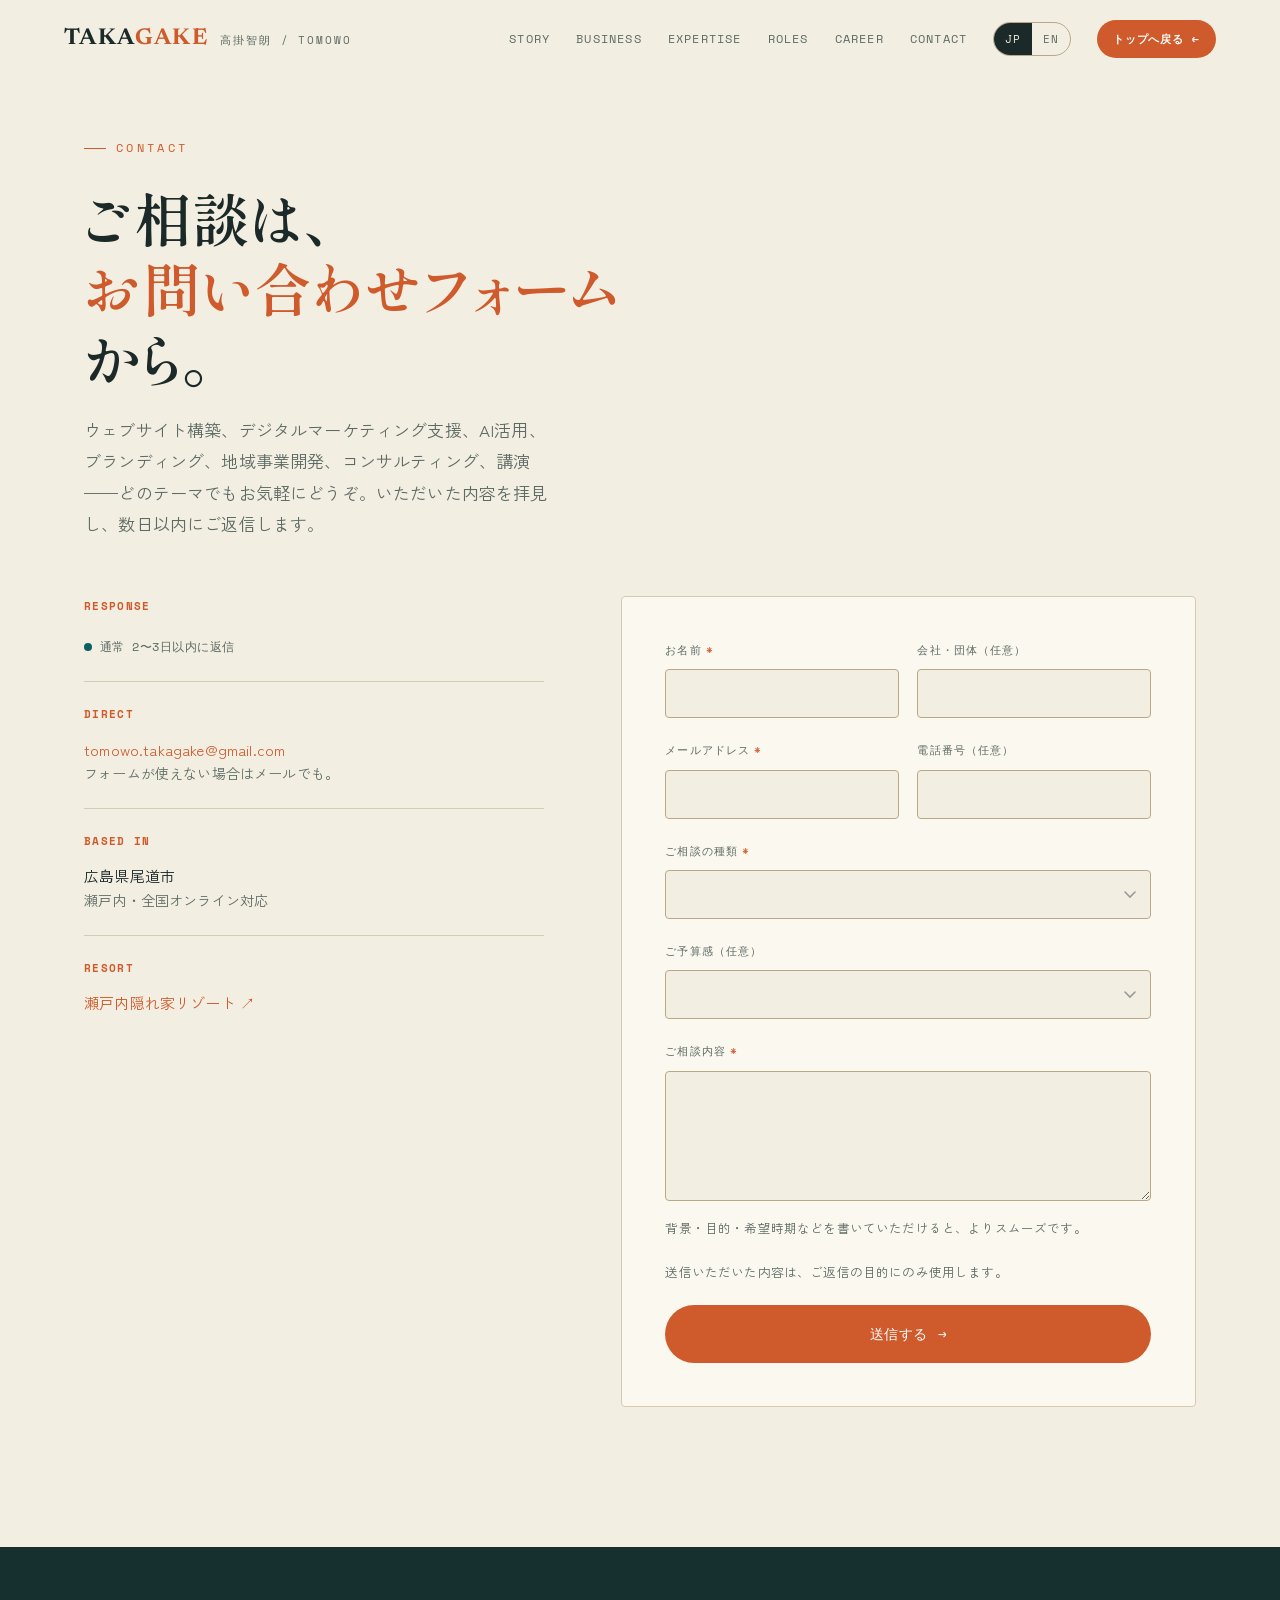
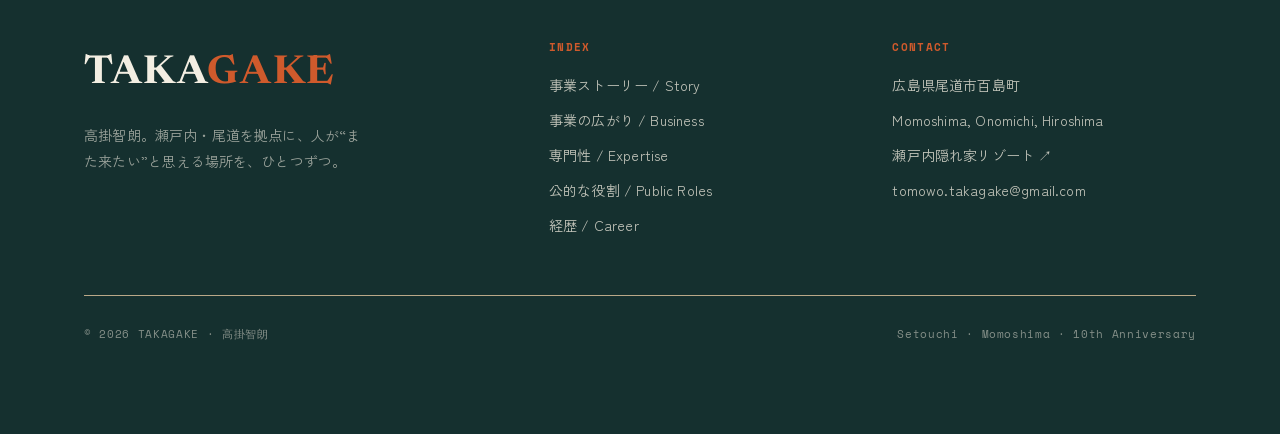
<file: contact.html>
<!DOCTYPE html>
<html lang="ja" data-theme="a" data-lang="jp">
<head>
<meta charset="UTF-8">
<meta name="viewport" content="width=device-width, initial-scale=1.0">

<!-- Google Tag Manager -->
<script>(function(w,d,s,l,i){w[l]=w[l]||[];w[l].push({'gtm.start':
new Date().getTime(),event:'gtm.js'});var f=d.getElementsByTagName(s)[0],
j=d.createElement(s),dl=l!='dataLayer'?'&l='+l:'';j.async=true;j.src=
'https://www.googletagmanager.com/gtm.js?id='+i+dl;f.parentNode.insertBefore(j,f);
})(window,document,'script','dataLayer','GTM-52GJ3D6');</script>
<!-- End Google Tag Manager -->

<!-- ============ SEO ============ -->
<title>お問い合わせ｜高掛智朗（TAKAGAKE）｜瀬戸内・尾道のデジタルマーケ & 地域事業</title>
<meta name="description" content="高掛智朗（TAKAGAKE）へのお問い合わせ。Webサイト構築、デジタルマーケティング支援、AI活用、ブランディング、地域事業開発、コンサルティング、講演のご相談はこちらのフォームから。瀬戸内・尾道を拠点に対応します。">
<meta name="robots" content="index, follow, max-image-preview:large">
<meta name="theme-color" content="#cf5a2c">
<link rel="canonical" href="https://takagake.github.io/tomowo/contact.html">

<meta property="og:type" content="website">
<meta property="og:site_name" content="TAKAGAKE — 高掛智朗">
<meta property="og:locale" content="ja_JP">
<meta property="og:title" content="お問い合わせ｜高掛智朗（TAKAGAKE）">
<meta property="og:description" content="Web構築・デジタルマーケ・AI活用・コンサル・講演のご相談はお問い合わせフォームから。">
<meta property="og:url" content="https://takagake.github.io/tomowo/contact.html">
<meta property="og:image" content="https://takagake.github.io/tomowo/images/og-tomowo.jpg">
<meta property="og:image:width" content="1200">
<meta property="og:image:height" content="800">
<meta property="og:image:alt" content="瀬戸内・百島のビーチでSUPと一緒に立つ高掛智朗 — TAKAGAKE">
<meta name="twitter:card" content="summary_large_image">
<meta name="twitter:image" content="https://takagake.github.io/tomowo/images/og-tomowo.jpg">

<link rel="preconnect" href="https://fonts.googleapis.com">
<link rel="preconnect" href="https://fonts.gstatic.com" crossorigin>
<link href="https://fonts.googleapis.com/css2?family=Newsreader:ital,opsz,wght@0,6..72,400;0,6..72,500;0,6..72,600;1,6..72,400&family=Schibsted+Grotesk:wght@400;500;600;700;800&family=Space+Grotesk:wght@400;500;600;700&family=Space+Mono:wght@400;700&family=Shippori+Mincho+B1:wght@500;600;700&family=Zen+Kaku+Gothic+New:wght@400;500;700;900&family=Noto+Sans+JP:wght@400;500;700&display=swap" rel="stylesheet">
<link rel="stylesheet" href="styles.css?v=15">

<!-- ============ STRUCTURED DATA ============ -->
<script type="application/ld+json">
{
  "@context": "https://schema.org",
  "@type": "ContactPage",
  "name": "お問い合わせ｜TAKAGAKE（高掛智朗）",
  "url": "https://takagake.github.io/tomowo/contact.html",
  "inLanguage": "ja",
  "isPartOf": { "@type": "WebSite", "name": "TAKAGAKE — 高掛智朗", "url": "https://takagake.github.io/tomowo/" },
  "about": {
    "@type": "Person",
    "name": "高掛智朗",
    "alternateName": "Takagake Tomowo",
    "email": "mailto:tomowo.takagake@gmail.com",
    "url": "https://takagake.github.io/tomowo/"
  }
}
</script>
</head>
<body>
<!-- Google Tag Manager (noscript) -->
<noscript><iframe src="https://www.googletagmanager.com/ns.html?id=GTM-52GJ3D6"
height="0" width="0" style="display:none;visibility:hidden"></iframe></noscript>
<!-- End Google Tag Manager (noscript) -->

<!-- ============ NAV ============ -->
<nav class="nav">
  <a class="brand" href="index.html">
    <span class="logo">TAKA<b>GAKE</b></span>
    <span class="role"><span class="l-jp">高掛智朗 / Tomowo</span><span class="l-en">Tomowo</span></span>
  </a>
  <div class="nav-right">
    <div class="nav-links">
      <a href="index.html#story">STORY</a>
      <a href="index.html#business">BUSINESS</a>
      <a href="index.html#expertise">EXPERTISE</a>
      <a href="index.html#roles">ROLES</a>
      <a href="index.html#career">CAREER</a>
      <a href="contact.html" aria-current="page">CONTACT</a>
    </div>
    <div class="lang-toggle">
      <button data-lang="jp">JP</button>
      <button data-lang="en">EN</button>
    </div>
    <a href="index.html" class="nav-cta">
      <span class="l-jp">トップへ戻る</span><span class="l-en">Back to home</span>
      <span class="arr">←</span>
    </a>
  </div>
</nav>

<!-- ============ DIRECTION SWITCHER ============ -->
<div class="switcher" role="group" aria-label="Design direction" style="display:none !important;">
  <span class="sw-label">Design</span>
  <button data-go="a"><span class="dot"></span><span class="sw-name">Setouchi</span></button>
  <button data-go="b"><span class="dot"></span><span class="sw-name">Deep</span></button>
  <button data-go="c"><span class="dot"></span><span class="sw-name">Index</span></button>
</div>

<!-- ============ CONTACT ============ -->
<main class="contact-main">
  <div class="wrap">
    <div class="contact-head">
      <div class="kicker">Contact</div>
      <h1>
        <span class="l-jp">ご相談は、<br><span class="accent">お問い合わせフォーム</span>から。</span>
        <span class="l-en">Let's talk —<br>through the <span class="accent">contact form</span>.</span>
      </h1>
      <p class="lead">
        <span class="l-jp">ウェブサイト構築、デジタルマーケティング支援、AI活用、ブランディング、地域事業開発、コンサルティング、講演——どのテーマでもお気軽にどうぞ。いただいた内容を拝見し、数日以内にご返信します。</span>
        <span class="l-en">Web builds, digital marketing, AI, branding, regional business development, consulting or talks — whatever the topic, feel free to reach out. I read every message and reply within a few days.</span>
      </p>
    </div>

    <div class="contact-grid">
      <!-- left rail -->
      <aside class="contact-aside">
        <div class="aside-block">
          <h4>Response</h4>
          <span class="resp"><span class="dot"></span><span class="l-jp">通常 2〜3日以内に返信</span><span class="l-en">Usually replies in 2–3 days</span></span>
        </div>
        <div class="aside-block">
          <h4>Direct</h4>
          <p><a href="mailto:tomowo.takagake@gmail.com">tomowo.takagake@gmail.com</a></p>
          <p class="muted"><span class="l-jp">フォームが使えない場合はメールでも。</span><span class="l-en">Prefer email? That works too.</span></p>
        </div>
        <div class="aside-block">
          <h4>Based in</h4>
          <p><span class="l-jp">広島県尾道市</span><span class="l-en">Onomichi, Hiroshima</span></p>
          <p class="muted"><span class="l-jp">瀬戸内・全国オンライン対応</span><span class="l-en">Setouchi · online nationwide</span></p>
        </div>
        <div class="aside-block">
          <h4>Resort</h4>
          <p><a href="https://setouchikakuregaresorts.jp/" target="_blank" rel="noopener">瀬戸内隠れ家リゾート ↗</a></p>
        </div>
      </aside>

      <!-- form -->
      <div class="form-card" id="formCard">
        <form class="contact-form" id="contactForm" novalidate>
          <!-- honeypot (anti-spam) -->
          <div class="honey" aria-hidden="true">
            <label>Leave this empty<input type="text" name="_honey" tabindex="-1" autocomplete="off"></label>
          </div>

          <div class="field-row">
            <div class="field" data-field>
              <label for="f-name"><span class="l-jp">お名前</span><span class="l-en">Name</span><span class="req">*</span></label>
              <input type="text" id="f-name" name="お名前" autocomplete="name" required>
              <div class="err-msg"><span class="l-jp">お名前をご入力ください</span><span class="l-en">Please enter your name</span></div>
            </div>
            <div class="field" data-field>
              <label for="f-company"><span class="l-jp">会社・団体（任意）</span><span class="l-en">Company (optional)</span></label>
              <input type="text" id="f-company" name="会社・団体" autocomplete="organization">
            </div>
          </div>

          <div class="field-row">
            <div class="field" data-field>
              <label for="f-email"><span class="l-jp">メールアドレス</span><span class="l-en">Email</span><span class="req">*</span></label>
              <input type="email" id="f-email" name="メールアドレス" autocomplete="email" required>
              <div class="err-msg"><span class="l-jp">正しいメールアドレスをご入力ください</span><span class="l-en">Please enter a valid email</span></div>
            </div>
            <div class="field" data-field>
              <label for="f-phone"><span class="l-jp">電話番号（任意）</span><span class="l-en">Phone (optional)</span></label>
              <input type="tel" id="f-phone" name="電話番号" autocomplete="tel">
            </div>
          </div>

          <div class="field" data-field>
            <label for="f-topic"><span class="l-jp">ご相談の種類</span><span class="l-en">Topic</span><span class="req">*</span></label>
            <select id="f-topic" name="ご相談の種類" required>
              <option value="" selected disabled hidden></option>
              <option>ウェブサイト構築</option>
              <option>デジタルマーケティング支援</option>
              <option>AI活用・業務効率化</option>
              <option>ブランディング・クリエイティブ</option>
              <option>地域事業開発・コンサルティング</option>
              <option>講演・登壇</option>
              <option>共同事業・パートナー</option>
              <option>その他</option>
            </select>
            <div class="err-msg"><span class="l-jp">種類をお選びください</span><span class="l-en">Please choose a topic</span></div>
          </div>

          <div class="field" data-field>
            <label for="f-budget"><span class="l-jp">ご予算感（任意）</span><span class="l-en">Budget (optional)</span></label>
            <select id="f-budget" name="ご予算感">
              <option value="" selected disabled hidden></option>
              <option>〜30万円</option>
              <option>30〜80万円</option>
              <option>80〜200万円</option>
              <option>200万円〜</option>
              <option>相談して決めたい</option>
            </select>
          </div>

          <div class="field" data-field>
            <label for="f-message"><span class="l-jp">ご相談内容</span><span class="l-en">Message</span><span class="req">*</span></label>
            <textarea id="f-message" name="ご相談内容" required placeholder=""></textarea>
            <div class="hint"><span class="l-jp">背景・目的・希望時期などを書いていただけると、よりスムーズです。</span><span class="l-en">Background, goals and timing help me reply faster.</span></div>
            <div class="err-msg"><span class="l-jp">ご相談内容をご入力ください</span><span class="l-en">Please enter your message</span></div>
          </div>

          <!-- FormSubmit config -->
          <input type="hidden" name="_subject" value="【TAKAGAKE】お問い合わせフォームより">
          <input type="hidden" name="_template" value="table">
          <input type="hidden" name="_captcha" value="false">

          <p class="form-consent">
            <span class="l-jp">送信いただいた内容は、ご返信の目的にのみ使用します。</span>
            <span class="l-en">Your details are used only to reply to your enquiry.</span>
          </p>

          <button type="submit" class="btn form-submit" id="submitBtn">
            <span class="btn-label"><span class="l-jp">送信する</span><span class="l-en">Send message</span></span>
            <span class="arr">→</span>
          </button>

          <div class="form-error" id="formError">
            <span>⚠️</span>
            <span>
              <span class="l-jp">送信に失敗しました。お手数ですが <a href="mailto:tomowo.takagake@gmail.com">メールで直接ご連絡</a> いただくか、時間をおいて再度お試しください。</span>
              <span class="l-en">Sending failed. Please <a href="mailto:tomowo.takagake@gmail.com">email me directly</a> or try again shortly.</span>
            </span>
          </div>
        </form>

        <!-- success state -->
        <div class="form-status">
          <div class="check">
            <svg viewBox="0 0 24 24" fill="none" stroke-width="2.4" stroke-linecap="round" stroke-linejoin="round"><path d="M20 6L9 17l-5-5"/></svg>
          </div>
          <h3><span class="l-jp">送信しました。ありがとうございます。</span><span class="l-en">Message sent. Thank you.</span></h3>
          <p><span class="l-jp">内容を確認のうえ、通常2〜3日以内にご返信します。<br>少々お待ちください。</span><span class="l-en">I'll review it and reply within 2–3 days.<br>Thanks for your patience.</span></p>
          <a href="index.html" class="btn ghost"><span class="l-jp">トップへ戻る</span><span class="l-en">Back to home</span></a>
        </div>
      </div>
    </div>
  </div>
</main>

<!-- ============ FOOTER ============ -->
<footer class="footer">
  <div class="wrap">
    <div class="footer-top">
      <div>
        <div class="logo">TAKA<b>GAKE</b></div>
        <p class="tagline">
          <span class="l-jp">高掛智朗。瀬戸内・尾道を拠点に、人が“また来たい”と思える場所を、ひとつずつ。</span>
          <span class="l-en">Takagake Tomowo — based in Onomichi by the Seto Inland Sea, making places people want to return to, one at a time.</span>
        </p>
      </div>
      <div class="col">
        <h4>Index</h4>
        <a href="index.html#story"><span class="l-jp">事業ストーリー / Story</span><span class="l-en">Story</span></a>
        <a href="index.html#business"><span class="l-jp">事業の広がり / Business</span><span class="l-en">Business</span></a>
        <a href="index.html#expertise"><span class="l-jp">専門性 / Expertise</span><span class="l-en">Expertise</span></a>
        <a href="index.html#roles"><span class="l-jp">公的な役割 / Public Roles</span><span class="l-en">Public Roles</span></a>
        <a href="index.html#career"><span class="l-jp">経歴 / Career</span><span class="l-en">Career</span></a>
      </div>
      <div class="col">
        <h4>Contact</h4>
        <p class="l-jp">広島県尾道市百島町</p>
        <p>Momoshima, Onomichi, Hiroshima</p>
        <a href="https://setouchikakuregaresorts.jp/" target="_blank" rel="noopener"><span class="l-jp">瀬戸内隠れ家リゾート ↗</span><span class="l-en">Setouchi Kakurega Resort ↗</span></a>
        <a href="mailto:tomowo.takagake@gmail.com">tomowo.takagake@gmail.com</a>
      </div>
    </div>
    <div class="footer-bottom">
      <span><span class="l-jp">© 2026 TAKAGAKE · 高掛智朗</span><span class="l-en">© 2026 TAKAGAKE · Takagake Tomowo</span></span>
      <span>Setouchi · Momoshima · 10th Anniversary</span>
    </div>
  </div>
</footer>

<script src="main.js?v=6"></script>
<script src="contact.js?v=1"></script>
</body>
</html>
</file>
<file: styles.css>
/* ============================================================
   TOMOWO — 高掛智朗 Landing Page
   Three design directions via [data-theme="a|b|c"]
   Bilingual JP/EN via [data-lang="jp|en"]
   ============================================================ */

/* ---------- Reset ---------- */
*, *::before, *::after { box-sizing: border-box; }
* { margin: 0; padding: 0; }
html { scroll-behavior: smooth; -webkit-text-size-adjust: 100%; }
body { min-height: 100vh; overflow-x: hidden; }
img { display: block; max-width: 100%; }
a { color: inherit; text-decoration: none; }
button { font: inherit; color: inherit; background: none; border: none; cursor: pointer; }
ul { list-style: none; }

/* ---------- Lang visibility ---------- */
html[data-lang="jp"] .l-en { display: none !important; }
html[data-lang="en"] .l-jp { display: none !important; }

/* ---------- EN mode: full-English promotions ---------- */
/* Hide decorative JP-only units & katakana readings when in English */
html[data-lang="en"] .stat .u { display: none; }
html[data-lang="en"] .biz-card .jp-name { display: none; }
/* Promote the existing English subtitle to primary for proper-noun rows */
html[data-lang="en"] .tl-main .co { display: none; }
html[data-lang="en"] .tl-main .co-en {
  font-family: var(--f-display); font-size: clamp(17px,2vw,21px);
  font-weight: 600; letter-spacing: 0; text-transform: none;
  color: inherit; margin-top: 0;
}
html[data-lang="en"][data-theme="c"] .tl-main .co-en { font-family: var(--f-space); }
html[data-lang="en"] .role-org { display: none; }
html[data-lang="en"] .role-org-en {
  font-family: var(--f-display); font-size: clamp(19px,2.3vw,25px);
  font-weight: 700; letter-spacing: .01em; text-transform: none;
  color: inherit; margin-bottom: 0;
}
html[data-lang="en"][data-theme="c"] .role-org-en { font-family: var(--f-space); }

/* ============================================================
   TOKENS
   ============================================================ */
:root {
  --maxw: 1240px;
  --pad: clamp(20px, 5vw, 80px);
  --space-mult: 1;
  --r: 4px;
  --ease: cubic-bezier(.22,.61,.36,1);

  /* fonts */
  --f-serif: "Newsreader", Georgia, serif;
  --f-grotesk: "Schibsted Grotesk", "Helvetica Neue", Arial, sans-serif;
  --f-space: "Space Grotesk", "Helvetica Neue", Arial, sans-serif;
  --f-jp-mincho: "Shippori Mincho B1", "Yu Mincho", serif;
  --f-jp-gothic: "Zen Kaku Gothic New", "Hiragino Kaku Gothic ProN", sans-serif;
  --f-mono: "Space Mono", "SFMono-Regular", monospace;
}

/* ---------- Theme A — SETOUCHI (editorial light) ---------- */
[data-theme="a"] {
  --bg: #f3eee2;
  --bg-2: #eae0cd;
  --bg-dark: #15302f;
  --surface: #fbf8f0;
  --ink: #1b2a29;
  --ink-2: #5d6b64;
  --ink-on-dark: #f3eee2;
  --line: #d7cab2;
  --line-strong: #b9a888;
  --accent: #cf5a2c;
  --accent-2: #0e5f63;
  --f-display: var(--f-serif);
  --f-jp-display: var(--f-jp-mincho);
  --f-body: var(--f-jp-gothic);
  --kicker-spacing: .28em;
  --h-weight: 500;
  --h-transform: none;
}

/* ---------- Theme B — DEEP (dark cinematic) ---------- */
[data-theme="b"] {
  --bg: #0a1f24;
  --bg-2: #0e2a30;
  --bg-dark: #061418;
  --surface: #11353c;
  --ink: #ece4d4;
  --ink-2: #9bb0ac;
  --ink-on-dark: #ece4d4;
  --line: rgba(236,228,212,.16);
  --line-strong: rgba(236,228,212,.34);
  --accent: #ee7c45;
  --accent-2: #58bcb1;
  --f-display: var(--f-grotesk);
  --f-jp-display: var(--f-jp-gothic);
  --f-body: var(--f-jp-gothic);
  --kicker-spacing: .34em;
  --h-weight: 700;
  --h-transform: none;
}

/* dark sections in theme C need light borders */
[data-theme="c"] .story, [data-theme="c"] .impact, [data-theme="c"] .footer {
  --line: rgba(246,244,236,.16);
  --line-strong: rgba(246,244,236,.36);
}

/* ---------- Theme C — INDEX (bold swiss) ---------- */
[data-theme="c"] {
  --bg: #f6f4ec;
  --bg-2: #eceadf;
  --bg-dark: #15140f;
  --surface: #ffffff;
  --ink: #141310;
  --ink-2: #6a685f;
  --ink-on-dark: #f6f4ec;
  --line: #1a1916;
  --line-strong: #1a1916;
  --accent: #ff4d23;
  --accent-2: #141310;
  --f-display: var(--f-space);
  --f-jp-display: var(--f-jp-gothic);
  --f-body: var(--f-jp-gothic);
  --kicker-spacing: .26em;
  --h-weight: 700;
  --h-transform: none;
}

/* ============================================================
   BASE
   ============================================================ */
body {
  background: var(--bg);
  color: var(--ink);
  font-family: var(--f-body);
  font-size: 17px;
  line-height: 1.85;
  letter-spacing: .01em;
  font-feature-settings: "palt" 1;
  transition: background .5s var(--ease), color .5s var(--ease);
}

noscript { display: none !important; }
.wrap { max-width: var(--maxw); margin: 0 auto; padding-inline: var(--pad); }

section { position: relative; }
.section { padding-block: calc(clamp(72px, 11vw, 150px) * var(--space-mult)); }

/* ---------- Kicker / eyebrow ---------- */
.kicker {
  font-family: var(--f-mono);
  font-size: 12px;
  letter-spacing: var(--kicker-spacing);
  text-transform: uppercase;
  color: var(--accent);
  display: inline-flex;
  align-items: center;
  gap: 10px;
  font-weight: 400;
}
.kicker::before {
  content: "";
  width: 22px; height: 1px;
  background: var(--accent);
  display: inline-block;
}
[data-theme="c"] .kicker { color: var(--ink); }
[data-theme="c"] .kicker::before { background: var(--accent); width: 14px; height: 14px; border-radius: 0; }

/* ---------- Headings ---------- */
.h-en {
  font-family: var(--f-display);
  font-weight: var(--h-weight);
  line-height: .98;
  letter-spacing: -0.02em;
  text-transform: var(--h-transform);
}
.h-jp {
  font-family: var(--f-jp-display);
  font-weight: 600;
  line-height: 1.32;
  letter-spacing: .02em;
}
[data-theme="a"] .h-jp { font-weight: 600; }
[data-theme="b"] .h-jp { font-weight: 700; }
[data-theme="c"] .h-jp { font-weight: 700; }

.section-head { margin-bottom: clamp(36px, 6vw, 64px); }
.section-head .kicker { margin-bottom: 22px; }
.section-head h2.h-jp { font-size: clamp(28px, 4.4vw, 50px); }
.section-head .sub-en {
  font-family: var(--f-display);
  font-size: clamp(15px, 2vw, 19px);
  color: var(--ink-2);
  letter-spacing: 0;
  margin-top: 10px;
  font-weight: 400;
}
[data-theme="c"] .section-head .sub-en { font-family: var(--f-mono); font-size: 13px; text-transform: uppercase; letter-spacing: .12em; }

.lead { font-size: clamp(17px, 2vw, 20px); color: var(--ink); max-width: 62ch; }
.muted { color: var(--ink-2); }

/* ============================================================
   NAV
   ============================================================ */
.nav {
  position: fixed; top: 0; left: 0; right: 0; z-index: 100;
  display: flex; align-items: center; justify-content: space-between;
  padding: 18px var(--pad);
  transition: background .4s var(--ease), border-color .4s var(--ease), padding .4s var(--ease);
  border-bottom: 1px solid transparent;
}
.nav.scrolled {
  background: color-mix(in oklab, var(--bg) 86%, transparent);
  backdrop-filter: blur(14px) saturate(1.2);
  border-bottom: 1px solid var(--line);
  padding-block: 12px;
}
.brand { display: flex; align-items: baseline; gap: 12px; color: inherit; text-decoration: none; }
.brand .logo {
  font-family: var(--f-display);
  font-weight: 700;
  font-size: 23px;
  letter-spacing: .06em;
  color: var(--ink);
}
[data-theme="c"] .brand .logo { font-family: var(--f-space); }
.brand .logo b { color: var(--accent); }
.brand .role {
  font-family: var(--f-mono);
  font-size: 10.5px; letter-spacing: .18em; text-transform: uppercase;
  color: var(--ink-2);
}
.nav-right { display: flex; align-items: center; gap: 26px; }
.nav-links { display: flex; gap: 26px; }
.nav-links a {
  font-family: var(--f-mono); font-size: 12px; letter-spacing: .1em;
  text-transform: uppercase; color: var(--ink-2);
  transition: color .25s;
}
.nav-links a:hover { color: var(--accent); }
.lang-toggle {
  display: flex; border: 1px solid var(--line-strong); border-radius: 100px; overflow: hidden;
}
.lang-toggle button {
  font-family: var(--f-mono); font-size: 11px; letter-spacing: .08em;
  padding: 6px 11px; color: var(--ink-2);
}
.lang-toggle button.active { background: var(--ink); color: var(--bg); }
[data-theme="c"] .lang-toggle { border-radius: 0; }

.nav-cta {
  display: inline-flex; align-items: center; gap: 8px;
  font-family: var(--f-mono); font-size: 11px; letter-spacing: .08em;
  text-transform: uppercase; font-weight: 600;
  padding: 9px 16px; border-radius: 100px;
  background: var(--accent); color: #fff;
  white-space: nowrap; transition: transform .25s, opacity .25s, background .25s;
}
.nav-cta:hover { opacity: .9; transform: translateY(-1px); }
.nav-cta .arr { transition: transform .25s; }
.nav-cta:hover .arr { transform: translateX(3px); }
[data-theme="c"] .nav-cta { border-radius: 0; }
.mobile-cta { display: none; }

@media (max-width: 880px) {
  .nav-links { display: none; }
  /* Hide the in-nav CTA and hand off to a body-level floating button, so it can't
     be trapped by the scrolled nav's backdrop-filter containing block */
  .nav-cta { display: none; }
  .mobile-cta {
    display: inline-flex; align-items: center; gap: 8px;
    position: fixed; right: 16px; bottom: 16px; z-index: 130;
    font-family: var(--f-mono); font-size: 12px; letter-spacing: .08em;
    text-transform: uppercase; font-weight: 600; white-space: nowrap;
    padding: 14px 22px; border-radius: 100px; text-decoration: none;
    background: var(--accent); color: #fff;
    box-shadow: 0 10px 26px rgba(20,17,13,.30);
    transition: transform .25s;
  }
  [data-theme="c"] .mobile-cta { border-radius: 0; }
  .mobile-cta .arr { transition: transform .25s; }
  .mobile-cta:hover { transform: translateY(-2px); }
}
@media (max-width: 420px) {
  /* iPhone widths: keep the "高掛智朗 / Tomowo" subtitle visible, near full size */
  .nav { padding-inline: 16px; }
  .brand { gap: 9px; }
  .brand .logo { font-size: 21px; letter-spacing: .05em; }
  .brand .role { font-size: 10px; letter-spacing: .14em; white-space: nowrap; }
}
@media (max-width: 380px) {
  .brand { gap: 8px; }
  .brand .logo { font-size: 19px; }
  .brand .role { font-size: 9px; letter-spacing: .1em; }
}
@media (max-width: 340px) {
  .brand .logo { font-size: 16.5px; }
  .brand .role { font-size: 8px; letter-spacing: .06em; }
}

/* ============================================================
   DIRECTION SWITCHER (floating)
   ============================================================ */
.switcher {
  display: none !important;
  position: fixed; z-index: 120;
  bottom: 22px; left: 50%; transform: translateX(-50%);
  align-items: center; gap: 4px;
  padding: 7px 8px;
  background: #14110d; color: #f3eee2;
  border-radius: 100px;
  box-shadow: 0 18px 50px rgba(0,0,0,.32);
  font-family: var(--f-mono);
}
.switcher .sw-label { font-size: 10px; letter-spacing: .14em; text-transform: uppercase; opacity: .55; padding: 0 8px 0 6px; }
.switcher button {
  font-size: 12px; letter-spacing: .04em;
  color: #cfc7b6; padding: 7px 15px; border-radius: 100px;
  display: flex; align-items: center; gap: 7px;
  transition: background .25s, color .25s;
}
.switcher button .dot { width: 9px; height: 9px; border-radius: 50%; display: inline-block; }
.switcher button[data-go="a"] .dot { background: #cf5a2c; }
.switcher button[data-go="b"] .dot { background: #58bcb1; }
.switcher button[data-go="c"] .dot { background: #ff4d23; }
.switcher button.active { background: #f3eee2; color: #14110d; }
@media (max-width: 560px) { .switcher .sw-name { display: none; } .switcher button { padding: 8px 12px; } }

/* ============================================================
   BUTTONS
   ============================================================ */
.btn {
  display: inline-flex; align-items: center; gap: 10px;
  font-family: var(--f-mono); font-size: 13px; letter-spacing: .04em;
  padding: 15px 26px; border-radius: 100px;
  background: var(--accent); color: #fff;
  transition: transform .25s var(--ease), box-shadow .25s, background .25s;
  white-space: nowrap;
}
.btn:hover { transform: translateY(-2px); box-shadow: 0 14px 30px color-mix(in oklab, var(--accent) 40%, transparent); }
.btn .arr { transition: transform .25s var(--ease); }
.btn:hover .arr { transform: translateX(4px); }
.btn.ghost { background: transparent; color: var(--ink); border: 1px solid var(--line-strong); }
.btn.ghost:hover { background: var(--ink); color: var(--bg); box-shadow: none; }
[data-theme="c"] .btn { border-radius: 0; }
[data-theme="c"] .btn.ghost { border-radius: 0; }

/* ============================================================
   HERO
   ============================================================ */
.hero { position: relative; padding-top: calc(clamp(120px, 16vw, 180px) * var(--space-mult)); padding-bottom: calc(clamp(60px, 9vw, 110px) * var(--space-mult)); overflow: hidden; }
.hero-grid {
  display: grid; grid-template-columns: 1.05fr .95fr; gap: clamp(28px, 5vw, 70px); align-items: center;
}
.hero-kicker { margin-bottom: 26px; }
.hero h1.h-jp {
  font-size: clamp(32px, 5vw, 58px);
  line-height: 1.18;
  letter-spacing: .01em;
  margin-bottom: 26px;
}
.hero h1 .accent { color: var(--accent); }
[data-theme="a"] .hero h1.h-jp { font-weight: 600; }
.hero .hero-en {
  font-family: var(--f-display);
  font-size: clamp(15px, 2vw, 19px);
  font-weight: 400; line-height: 1.5; color: var(--ink-2);
  max-width: 46ch; margin-bottom: 16px; letter-spacing: 0;
}
[data-theme="c"] .hero .hero-en { font-family: var(--f-mono); font-size: 13px; letter-spacing: .04em; }
.hero .hero-sub { font-size: 16px; color: var(--ink); max-width: 42ch; margin-bottom: 34px; }
.hero-cta { display: flex; gap: 14px; flex-wrap: wrap; }

.hero-figure { position: relative; }
.hero-figure .photo {
  position: relative; aspect-ratio: 4/5; overflow: hidden; border-radius: var(--r);
  background-size: cover; background-position: center;
}
.hero-figure img { width: 100%; height: 100%; object-fit: cover; }
.hero-figure .cap {
  position: absolute; left: 16px; bottom: 16px;
  font-family: var(--f-mono); font-size: 11px; letter-spacing: .08em;
  color: #fff; background: rgba(0,0,0,.42); backdrop-filter: blur(4px);
  padding: 7px 12px; border-radius: 100px;
}
[data-theme="c"] .hero-figure .photo { border-radius: 0; border: 1.5px solid var(--ink); }
[data-theme="c"] .hero-figure .cap { border-radius: 0; }
[data-theme="b"] .hero-figure .photo { box-shadow: 0 30px 70px rgba(0,0,0,.5); }
[data-theme="a"] .hero-figure .photo { box-shadow: 0 24px 60px rgba(40,30,15,.18); }

.hero-figure .badge {
  position: absolute; top: -18px; right: -18px;
  width: 116px; height: 116px; border-radius: 50%;
  background: var(--accent); color: #fff;
  display: grid; place-items: center; text-align: center;
  font-family: var(--f-mono); font-size: 10px; letter-spacing: .1em; line-height: 1.5;
  text-transform: uppercase; transform: rotate(-8deg);
  box-shadow: 0 12px 30px color-mix(in oklab, var(--accent) 40%, transparent);
}
[data-theme="c"] .hero-figure .badge { border-radius: 0; }

@media (max-width: 860px) {
  .hero-grid { grid-template-columns: 1fr; }
  .hero-figure { order: -1; max-width: 440px; }
}

/* ============================================================
   MARQUEE (company strip)
   ============================================================ */
.marquee { border-block: 1px solid var(--line); overflow: hidden; padding-block: 22px; background: var(--bg); }
.marquee-track { display: flex; gap: 56px; width: max-content; animation: slide 32s linear infinite; }
.marquee:hover .marquee-track { animation-play-state: paused; }
.marquee span { font-family: var(--f-display); font-size: 19px; color: var(--ink-2); letter-spacing: .02em; white-space: nowrap; opacity: .8; }
[data-theme="c"] .marquee span { font-family: var(--f-space); font-weight: 500; }
.marquee span b { color: var(--accent); font-weight: inherit; }
@keyframes slide { to { transform: translateX(-50%); } }

/* ============================================================
   STATS
   ============================================================ */
.stats { background: var(--bg-2); }
[data-theme="b"] .stats { background: var(--bg-2); }
.stats-grid { display: grid; grid-template-columns: repeat(3, 1fr); gap: 1px; background: var(--line); border: 1px solid var(--line); }
.stat { background: var(--bg-2); padding: clamp(26px, 4vw, 46px) clamp(20px,3vw,38px); }
[data-theme="b"] .stat { background: var(--bg); }
.stat .num {
  font-family: var(--f-display); font-weight: 600;
  font-size: clamp(40px, 6vw, 68px); line-height: 1; letter-spacing: -.02em;
  color: var(--ink); display: flex; align-items: baseline; gap: 4px;
}
.stat .num .u { font-size: .42em; color: var(--accent); font-family: var(--f-mono); letter-spacing: 0; }
.stat .lab { margin-top: 14px; font-size: 14px; color: var(--ink-2); }
.stat .lab-en { font-family: var(--f-mono); font-size: 10.5px; letter-spacing: .12em; text-transform: uppercase; color: var(--accent); margin-top: 4px; }
@media (max-width: 720px) { .stats-grid { grid-template-columns: repeat(2,1fr); } }

/* ============================================================
   STORY
   ============================================================ */
.story { background: var(--bg-dark); color: var(--ink-on-dark); }
.story .kicker { color: var(--accent); }
.story .quote {
  font-family: var(--f-jp-display); font-weight: 600;
  font-size: clamp(24px, 3.6vw, 42px); line-height: 1.5; letter-spacing: .02em;
  max-width: 22ch; margin-bottom: 40px;
}
[data-theme="a"] .story .quote { font-family: var(--f-jp-mincho); }
.story .quote .accent { color: var(--accent); }
.story-body { display: grid; grid-template-columns: 1fr 1fr; gap: clamp(30px,5vw,70px); align-items: start; }
.story-body p { color: color-mix(in oklab, var(--ink-on-dark) 82%, transparent); margin-bottom: 18px; }
.story-en { font-family: var(--f-display); font-size: 15px; line-height: 1.7; color: color-mix(in oklab, var(--ink-on-dark) 60%, transparent); letter-spacing: 0; }
[data-theme="c"] .story-en { font-family: var(--f-mono); font-size: 12.5px; }

/* mini timeline inside story */
.mini-tl { display: grid; gap: 0; }
.mini-tl .row {
  display: grid; grid-template-columns: 88px 1fr; gap: 18px;
  padding: 18px 0; border-top: 1px solid var(--line-strong);
}
.mini-tl .row:last-child { border-bottom: 1px solid var(--line-strong); }
.mini-tl .yr { font-family: var(--f-mono); font-size: 14px; color: var(--accent-2); letter-spacing: .04em; }
.mini-tl .ev .t { font-weight: 600; }
.mini-tl .ev .d { font-size: 13.5px; color: color-mix(in oklab, var(--ink-on-dark) 60%, transparent); }
@media (max-width: 760px) { .story-body { grid-template-columns: 1fr; } }

/* ============================================================
   BUSINESS PORTFOLIO
   ============================================================ */
.biz-grid { display: grid; grid-template-columns: repeat(3, 1fr); gap: 22px; }
.biz-card {
  background: var(--surface); border: 1px solid var(--line); border-radius: var(--r);
  overflow: hidden; display: flex; flex-direction: column;
  transition: transform .35s var(--ease), box-shadow .35s;
}
.biz-card:hover { transform: translateY(-5px); box-shadow: 0 22px 50px rgba(20,15,5,.12); }
[data-theme="b"] .biz-card:hover { box-shadow: 0 22px 50px rgba(0,0,0,.45); }
[data-theme="c"] .biz-card { border-radius: 0; border-width: 1.5px; }
[data-theme="c"] .biz-card:hover { transform: translateY(-5px); box-shadow: 8px 8px 0 var(--accent); }
.biz-card .ph { aspect-ratio: 16/11; }
.biz-card .card-img { aspect-ratio: 16/11; overflow: hidden; background: var(--bg-2); }
.biz-card .card-img img { width: 100%; height: 100%; object-fit: cover; transition: transform .7s var(--ease); }
.biz-card:hover .card-img img { transform: scale(1.05); }
.biz-card .body { padding: 22px 22px 26px; display: flex; flex-direction: column; gap: 8px; flex: 1; }
.biz-card .tag { font-family: var(--f-mono); font-size: 10.5px; letter-spacing: .12em; text-transform: uppercase; color: var(--accent); }
.biz-card h3 { font-family: var(--f-display); font-size: 24px; font-weight: 600; letter-spacing: .01em; }
[data-theme="c"] .biz-card h3 { font-family: var(--f-space); }
.biz-card .jp-name { font-family: var(--f-jp-display); font-size: 14px; color: var(--ink-2); margin-top: -4px; }
.biz-card p { font-size: 14px; color: var(--ink-2); line-height: 1.7; }
.biz-card .yr { margin-top: auto; font-family: var(--f-mono); font-size: 11px; color: var(--ink-2); letter-spacing: .08em; padding-top: 8px; }
@media (max-width: 920px) { .biz-grid { grid-template-columns: repeat(2,1fr); } }
@media (max-width: 580px) { .biz-grid { grid-template-columns: 1fr; } }

/* ============================================================
   PHOTO PLACEHOLDER
   ============================================================ */
.ph {
  position: relative; overflow: hidden;
  background:
    repeating-linear-gradient(135deg, color-mix(in oklab, var(--accent) 7%, var(--bg-2)) 0 14px, color-mix(in oklab, var(--accent) 4%, var(--bg-2)) 14px 28px);
  display: grid; place-items: center;
}
[data-theme="b"] .ph { background: repeating-linear-gradient(135deg, #123a40 0 14px, #0f3036 14px 28px); }
.ph .ph-inner { text-align: center; padding: 16px; }
.ph .ph-ic { width: 34px; height: 34px; margin: 0 auto 10px; opacity: .5; color: var(--accent); }
.ph .ph-t { font-family: var(--f-mono); font-size: 11px; letter-spacing: .1em; text-transform: uppercase; color: var(--ink-2); }
.ph .ph-s { font-family: var(--f-jp-display); font-size: 13px; color: var(--ink-2); margin-top: 3px; }
[data-theme="b"] .ph .ph-t, [data-theme="b"] .ph .ph-s { color: #8fa6a2; }

/* ============================================================
   EXPERTISE
   ============================================================ */
.exp-grid { display: grid; grid-template-columns: repeat(3,1fr); gap: 1px; background: var(--line); border: 1px solid var(--line); }
.exp { background: var(--bg); padding: clamp(28px,3.5vw,42px); display: flex; flex-direction: column; gap: 14px; }
.exp .no { font-family: var(--f-mono); font-size: 12px; color: var(--accent); letter-spacing: .1em; }
.exp h3 { font-family: var(--f-jp-display); font-size: clamp(20px,2.4vw,26px); font-weight: 600; line-height: 1.4; }
.exp .h3en { font-family: var(--f-display); font-size: 14px; color: var(--ink-2); letter-spacing: 0; margin-top: -8px; }
[data-theme="c"] .exp .h3en { font-family: var(--f-mono); font-size: 11px; letter-spacing: .1em; text-transform: uppercase; }
.exp p { font-size: 14.5px; color: var(--ink-2); }
.exp .now { color: var(--ink); border-top: 1px solid var(--line); padding-top: 15px; margin-top: 2px; }
.exp .now .now-k { display: block; font-family: var(--f-mono); font-size: 10.5px; letter-spacing: .12em; text-transform: uppercase; color: var(--accent); margin-bottom: 6px; }
.exp .chips { display: flex; flex-wrap: wrap; gap: 7px; margin-top: 4px; }
.exp .chips > span { font-family: var(--f-mono); font-size: 10.5px; letter-spacing: .04em; color: var(--ink); border: 1px solid var(--line-strong); padding: 4px 10px; border-radius: 100px; }
[data-theme="c"] .exp .chips > span { border-radius: 0; }
@media (max-width: 880px) { .exp-grid { grid-template-columns: 1fr; } }

/* ============================================================
   TIMELINE (career)
   ============================================================ */
.timeline { background: var(--bg-2); }
[data-theme="b"] .timeline { background: var(--bg-2); }
.tl { border-top: 1px solid var(--line-strong); }
.tl-row {
  display: grid; grid-template-columns: 120px 1fr auto; gap: clamp(16px,3vw,44px);
  padding: clamp(20px,2.6vw,32px) 6px; border-bottom: 1px solid var(--line);
  align-items: baseline; transition: background .3s, padding-left .3s;
}
.tl-row:hover { background: color-mix(in oklab, var(--accent) 7%, transparent); padding-left: 16px; }
.tl-yr { font-family: var(--f-display); font-size: clamp(20px,2.4vw,28px); font-weight: 600; color: var(--accent); letter-spacing: 0; }
.tl-main .co { font-family: var(--f-jp-display); font-weight: 600; font-size: clamp(17px,2vw,21px); }
.tl-main .co-en { font-family: var(--f-mono); font-size: 10.5px; letter-spacing: .1em; text-transform: uppercase; color: var(--ink-2); margin-top: 2px; }
.tl-main .desc { font-size: 14px; color: var(--ink-2); margin-top: 8px; max-width: 60ch; }
.tl-flag {
  font-family: var(--f-mono); font-size: 10.5px; letter-spacing: .06em;
  color: var(--accent); border: 1px solid var(--accent); padding: 5px 11px; border-radius: 100px;
  white-space: nowrap; text-align: center;
}
[data-theme="c"] .tl-flag { border-radius: 0; }
@media (max-width: 760px) {
  .tl-row { grid-template-columns: 76px 1fr; }
  .tl-flag { grid-column: 2; justify-self: start; margin-top: 8px; }
}

/* Collapsible career timeline (progressive enhancement) */
.tl-more { display: none; justify-content: center; margin-top: clamp(22px,3vw,34px); }
.js .tl-more { display: flex; }
.tl-toggle {
  display: inline-flex; align-items: center; gap: 10px; cursor: pointer;
  font-family: var(--f-mono); font-size: 12px; letter-spacing: .08em; text-transform: uppercase;
  color: var(--ink); background: transparent; border: 1px solid var(--line-strong);
  padding: 13px 26px; border-radius: 100px;
  transition: background .25s, color .25s, border-color .25s;
}
.tl-toggle:hover { background: var(--ink); color: var(--bg); border-color: var(--ink); }
[data-theme="c"] .tl-toggle { border-radius: 0; }
.tl-toggle .tl-ico { font-family: var(--f-display); font-size: 15px; line-height: 1; transition: transform .3s var(--ease); }
.tl-toggle[aria-expanded="true"] .tl-ico { transform: rotate(45deg); }
.tl-toggle .tl-less-label { display: none; }
.tl-toggle[aria-expanded="true"] .tl-more-label { display: none; }
.tl-toggle[aria-expanded="true"] .tl-less-label { display: inline; }
.js .tl.is-collapsed .tl-row:nth-child(n+6) { display: none; }

/* ============================================================
   IMPACT
   ============================================================ */
.impact { background: var(--bg-dark); color: var(--ink-on-dark); }
.impact .kicker { color: var(--accent); }
.impact-head h2 { font-family: var(--f-jp-display); font-size: clamp(26px,4vw,46px); font-weight: 600; line-height: 1.4; max-width: 20ch; }
.impact-grid { display: grid; grid-template-columns: repeat(3,1fr); gap: 22px; margin-top: clamp(36px,5vw,60px); }
.impact-card { border: 1px solid var(--line-strong); border-radius: var(--r); padding: clamp(24px,3vw,34px); }
[data-theme="c"] .impact-card { border-radius: 0; }
.impact-card .ar { font-family: var(--f-mono); font-size: 12px; color: var(--accent-2); letter-spacing: .04em; margin-bottom: 18px; display: flex; gap: 10px; align-items: center; }
.impact-card .ar::before { content: ""; width: 26px; height: 1px; background: var(--accent-2); }
.impact-card .from { font-size: 14px; color: color-mix(in oklab, var(--ink-on-dark) 55%, transparent); }
.impact-card .to { font-family: var(--f-jp-display); font-weight: 600; font-size: 19px; margin-top: 6px; line-height: 1.5; }
@media (max-width: 820px) { .impact-grid { grid-template-columns: 1fr; } }

/* ============================================================
   PUBLIC ROLES / AUTHORITY
   ============================================================ */
.roles { background: var(--bg-2); }
.roles-grid { display: grid; grid-template-columns: 1fr 1fr; gap: 22px; }
.role-card {
  display: grid; grid-template-columns: auto 1fr; gap: clamp(18px,2.4vw,28px);
  background: var(--surface); border: 1px solid var(--line); border-radius: var(--r);
  padding: clamp(26px,3.4vw,40px);
  transition: transform .35s var(--ease), box-shadow .35s;
}
.role-card:hover { transform: translateY(-4px); box-shadow: 0 20px 46px rgba(20,15,5,.12); }
[data-theme="b"] .role-card:hover { box-shadow: 0 20px 46px rgba(0,0,0,.45); }
[data-theme="c"] .role-card { border-radius: 0; border-width: 1.5px; }
[data-theme="c"] .role-card:hover { transform: translateY(-4px); box-shadow: 8px 8px 0 var(--accent); }
.role-emblem {
  width: 58px; height: 58px; border-radius: 50%;
  border: 1.5px solid var(--accent); color: var(--accent);
  display: grid; place-items: center;
  font-family: var(--f-jp-display); font-weight: 700; font-size: 24px;
  flex-shrink: 0;
}
[data-theme="c"] .role-emblem { border-radius: 0; }
.role-org-en { font-family: var(--f-mono); font-size: 11px; letter-spacing: .1em; text-transform: uppercase; color: var(--ink-2); margin-bottom: 6px; }
.role-org { font-family: var(--f-jp-display); font-weight: 700; font-size: clamp(19px,2.3vw,25px); line-height: 1.3; letter-spacing: .01em; }
.role-pill {
  display: inline-block; margin: 12px 0 14px;
  font-family: var(--f-mono); font-size: 11.5px; letter-spacing: .03em;
  color: var(--accent); border: 1px solid color-mix(in oklab, var(--accent) 50%, transparent);
  padding: 6px 13px; border-radius: 100px;
}
[data-theme="c"] .role-pill { border-radius: 0; }
.role-card p { font-size: 14.5px; color: var(--ink-2); line-height: 1.75; }
.role-tag { margin-top: 16px; font-family: var(--f-mono); font-size: 10.5px; letter-spacing: .08em; color: var(--ink-2); padding-top: 14px; border-top: 1px solid var(--line); }
.role-link { display: inline-flex; align-items: center; gap: 6px; margin-top: 14px; font-family: var(--f-mono); font-size: 12px; letter-spacing: .04em; color: var(--accent); transition: gap .25s; }
.role-link:hover { gap: 11px; }
@media (max-width: 820px) {
  .roles-grid { grid-template-columns: 1fr; }
}
@media (max-width: 480px) {
  .role-card { grid-template-columns: 1fr; }
}

/* ============================================================
   RECOGNITION
   ============================================================ */
.rec-grid { display: grid; grid-template-columns: 1.1fr 1fr; gap: clamp(28px,5vw,64px); align-items: center; }
.rec-list { display: grid; gap: 0; }
.rec-item { display: grid; grid-template-columns: auto 1fr; gap: 18px; padding: 22px 0; border-top: 1px solid var(--line); align-items: start; }
.rec-item:last-child { border-bottom: 1px solid var(--line); }
.rec-item .mk { font-family: var(--f-display); font-weight: 600; font-size: 22px; color: var(--accent); line-height: 1; min-width: 40px; }
.rec-item .tx .t { font-family: var(--f-jp-display); font-weight: 600; font-size: 16px; }
.rec-item .tx .s { font-size: 13px; color: var(--ink-2); margin-top: 3px; }
.rec-photo { aspect-ratio: 4/5; border-radius: var(--r); overflow: hidden; background: var(--bg-2); }
.rec-photo img { width: 100%; height: 100%; object-fit: cover; }
[data-theme="c"] .rec-photo { border-radius: 0; border: 1.5px solid var(--ink); }
@media (max-width: 820px) { .rec-grid { grid-template-columns: 1fr; } .rec-photo { display: none; } }

/* ============================================================
   CTA / SERVICES
   ============================================================ */
.cta { background: var(--accent); color: #fff; }
.cta .kicker { color: rgba(255,255,255,.85); }
.cta .kicker::before { background: rgba(255,255,255,.85); }
.cta h2 { font-family: var(--f-jp-display); font-size: clamp(28px,4.4vw,52px); font-weight: 700; line-height: 1.35; margin-bottom: 14px; }
.cta .cta-en { font-family: var(--f-display); font-size: 17px; opacity: .85; margin-bottom: 40px; letter-spacing: 0; }
[data-theme="c"] .cta .cta-en { font-family: var(--f-mono); font-size: 13px; text-transform: uppercase; letter-spacing: .1em; }
.svc-grid { display: grid; grid-template-columns: repeat(3,1fr); gap: 1px; background: rgba(255,255,255,.28); border: 1px solid rgba(255,255,255,.28); margin-bottom: 46px; }
.svc { background: var(--accent); padding: clamp(24px,3vw,34px); }
.svc .n { font-family: var(--f-mono); font-size: 11px; letter-spacing: .1em; opacity: .7; }
.svc h3 { font-family: var(--f-jp-display); font-size: 21px; font-weight: 600; margin: 12px 0 8px; }
.svc p { font-size: 13.5px; opacity: .9; line-height: 1.7; }
.cta-actions { display: flex; gap: 14px; flex-wrap: wrap; align-items: center; }
.cta .btn { background: #fff; color: var(--accent); }
.cta .btn:hover { box-shadow: 0 14px 30px rgba(0,0,0,.25); }
.cta .btn.ghost { background: transparent; color: #fff; border-color: rgba(255,255,255,.5); }
.cta .btn.ghost:hover { background: #fff; color: var(--accent); }
@media (max-width: 820px) { .svc-grid { grid-template-columns: 1fr; } }

/* ============================================================
   PLAYBOOK — 勝ちパターン
   ============================================================ */
.playbook { background: var(--bg-2); }
.playbook .lead-note { max-width: 60ch; margin-top: 18px; color: var(--ink-2); font-size: clamp(14.5px,1.5vw,16px); line-height: 1.85; }

.play-core {
  display: grid; grid-template-columns: 1.15fr .85fr; gap: clamp(28px,4vw,60px);
  align-items: center; background: var(--bg-dark); color: var(--ink-on-dark);
  border-radius: var(--r); padding: clamp(30px,4vw,58px);
  margin: clamp(34px,4.5vw,54px) 0 clamp(26px,3.5vw,40px);
}
[data-theme="c"] .play-core { border-radius: 0; }
.play-core .ar { font-family: var(--f-mono); font-size: 12px; color: var(--accent); letter-spacing: .04em; margin-bottom: 18px; display: inline-flex; gap: 10px; align-items: center; }
.play-core .ar::before { content: ""; width: 26px; height: 1px; background: var(--accent); }
.play-core h3 { font-family: var(--f-jp-display); font-weight: 600; font-size: clamp(22px,2.9vw,33px); line-height: 1.45; margin-bottom: 18px; }
[data-theme="a"] .play-core h3 { font-family: var(--f-jp-mincho); }
.play-core h3 .accent { color: var(--accent); }
.play-core p { font-size: 15px; line-height: 1.9; color: color-mix(in oklab, var(--ink-on-dark) 78%, transparent); max-width: 48ch; }
.play-core-stats { display: grid; gap: clamp(16px,2vw,22px); }
.pc-stat { border-top: 1px solid var(--line-strong); padding-top: clamp(14px,1.6vw,18px); }
.pc-stat:first-child { border-top: 0; padding-top: 0; }
.pc-num { font-family: var(--f-display); font-weight: 600; font-size: clamp(32px,4vw,50px); line-height: 1; letter-spacing: -.02em; display: flex; align-items: baseline; gap: 5px; color: var(--ink-on-dark); }
.pc-num .u { font-size: .4em; color: var(--accent); font-family: var(--f-mono); letter-spacing: 0; }
.pc-lab { margin-top: 9px; font-size: 13.5px; line-height: 1.55; color: color-mix(in oklab, var(--ink-on-dark) 62%, transparent); }

.play-grid { display: grid; grid-template-columns: repeat(4,1fr); gap: 1px; background: var(--line); border: 1px solid var(--line); }
.play-step { background: var(--bg); padding: clamp(24px,2.6vw,34px); display: flex; flex-direction: column; gap: 12px; }
.play-step .no { font-family: var(--f-mono); font-size: 12px; color: var(--accent); letter-spacing: .12em; }
.play-step h3 { font-family: var(--f-jp-display); font-size: clamp(18px,1.9vw,22px); font-weight: 600; line-height: 1.4; }
.play-step .h3en { font-family: var(--f-display); font-size: 13px; color: var(--ink-2); letter-spacing: 0; margin-top: -8px; }
[data-theme="c"] .play-step .h3en { font-family: var(--f-mono); font-size: 11px; letter-spacing: .1em; text-transform: uppercase; }
.play-step p { font-size: 14px; color: var(--ink-2); line-height: 1.78; }
.play-step .chips { display: flex; flex-wrap: wrap; gap: 7px; margin-top: auto; padding-top: 6px; }
.play-step .chips > span { font-family: var(--f-mono); font-size: 10px; letter-spacing: .04em; color: var(--ink); border: 1px solid var(--line-strong); padding: 4px 9px; border-radius: 100px; }
[data-theme="c"] .play-step .chips > span { border-radius: 0; }

@media (max-width: 1000px) { .play-grid { grid-template-columns: repeat(2,1fr); } }
@media (max-width: 880px) { .play-core { grid-template-columns: 1fr; } }
@media (max-width: 560px) { .play-grid { grid-template-columns: 1fr; } }

/* ============================================================
   FOOTER
   ============================================================ */
.footer { background: var(--bg-dark); color: var(--ink-on-dark); padding-block: clamp(56px,7vw,90px); }
.footer-top { display: grid; grid-template-columns: 1.4fr 1fr 1fr; gap: 40px; padding-bottom: 48px; border-bottom: 1px solid var(--line-strong); }
.footer .logo { font-family: var(--f-display); font-weight: 700; font-size: 40px; letter-spacing: .04em; }
[data-theme="c"] .footer .logo { font-family: var(--f-space); }
.footer .logo b { color: var(--accent); }
.footer .tagline { color: color-mix(in oklab, var(--ink-on-dark) 60%, transparent); margin-top: 12px; max-width: 36ch; font-size: 14px; }
.footer .col h4 { font-family: var(--f-mono); font-size: 11px; letter-spacing: .12em; text-transform: uppercase; color: var(--accent); margin-bottom: 16px; }
.footer .col a, .footer .col p { display: block; font-size: 14px; color: color-mix(in oklab, var(--ink-on-dark) 78%, transparent); margin-bottom: 9px; }
.footer .col a:hover { color: var(--accent); }
.footer-bottom { display: flex; justify-content: space-between; flex-wrap: wrap; gap: 12px; padding-top: 28px; font-family: var(--f-mono); font-size: 11px; letter-spacing: .06em; color: color-mix(in oklab, var(--ink-on-dark) 50%, transparent); }
@media (max-width: 760px) { .footer-top { grid-template-columns: 1fr; gap: 30px; } }

/* ============================================================
   REVEAL ANIMATION
   ============================================================ */
@media (prefers-reduced-motion: no-preference) {
  .js .reveal { opacity: 0; transform: translateY(26px); transition: opacity .8s var(--ease), transform .8s var(--ease); }
  .reveal.in { opacity: 1; transform: none; }
  .reveal.d1 { transition-delay: .08s; }
  .reveal.d2 { transition-delay: .16s; }
  .reveal.d3 { transition-delay: .24s; }
}

/* ============================================================
   SECTION LABEL (floating side index for theme C flavor)
   ============================================================ */
.sec-num {
  position: absolute; top: clamp(40px,6vw,70px); right: var(--pad);
  font-family: var(--f-mono); font-size: 11px; letter-spacing: .14em; color: var(--ink-2); opacity: .5;
}

/* ============================================================
   CONTACT PAGE
   ============================================================ */
.contact-main { padding-top: clamp(110px, 14vh, 160px); }
.contact-head { margin-bottom: clamp(36px, 5vw, 56px); }
.contact-head .kicker { margin-bottom: 22px; }
.contact-head h1 {
  font-family: var(--f-jp-display); font-weight: 600;
  font-size: clamp(30px, 5vw, 58px); line-height: 1.22; letter-spacing: .01em;
  max-width: 16ch;
}
.contact-head h1 .accent { color: var(--accent); }
.contact-head .lead {
  margin-top: 20px; max-width: 52ch; font-size: clamp(15px, 1.5vw, 17px);
  line-height: 1.85; color: var(--ink-2);
}

.contact-grid {
  display: grid; grid-template-columns: 1fr 1.25fr;
  gap: clamp(36px, 6vw, 84px); align-items: start;
  padding-bottom: clamp(80px, 11vw, 140px);
}

/* ---- left rail ---- */
.contact-aside .aside-block { padding: 22px 0; border-top: 1px solid var(--line); }
.contact-aside .aside-block:first-child { border-top: none; padding-top: 0; }
.contact-aside h4 {
  font-family: var(--f-mono); font-size: 11px; letter-spacing: .12em;
  text-transform: uppercase; color: var(--accent); margin-bottom: 12px;
}
.contact-aside p, .contact-aside a { font-size: 15px; line-height: 1.7; color: var(--ink); }
.contact-aside a { color: var(--accent); }
.contact-aside a:hover { text-decoration: underline; text-underline-offset: 3px; }
.contact-aside .muted { color: var(--ink-2); font-size: 14px; }
.contact-aside .resp {
  display: inline-flex; align-items: center; gap: 8px;
  font-family: var(--f-mono); font-size: 12px; letter-spacing: .04em; color: var(--ink-2);
}
.contact-aside .resp .dot {
  width: 8px; height: 8px; border-radius: 50%; background: var(--accent-2);
  box-shadow: 0 0 0 0 color-mix(in oklab, var(--accent-2) 70%, transparent);
  animation: pulse 2.4s var(--ease) infinite;
}
@keyframes pulse {
  0% { box-shadow: 0 0 0 0 color-mix(in oklab, var(--accent-2) 55%, transparent); }
  70% { box-shadow: 0 0 0 9px transparent; }
  100% { box-shadow: 0 0 0 0 transparent; }
}

/* ---- form card ---- */
.form-card {
  background: var(--surface); border: 1px solid var(--line);
  border-radius: var(--r); padding: clamp(26px, 3.4vw, 46px);
}
[data-theme="c"] .form-card { border-radius: 0; border-width: 1.5px; }
.field { margin-bottom: 22px; }
.field-row { display: grid; grid-template-columns: 1fr 1fr; gap: 18px; }
.field label {
  display: block; font-family: var(--f-mono); font-size: 11px;
  letter-spacing: .1em; text-transform: uppercase; color: var(--ink-2);
  margin-bottom: 9px;
}
.field label .req { color: var(--accent); margin-left: 4px; }
.field input, .field select, .field textarea {
  width: 100%; font-family: var(--f-body); font-size: 15px; color: var(--ink);
  background: var(--bg); border: 1px solid var(--line-strong);
  border-radius: var(--r); padding: 13px 14px; transition: border-color .2s, box-shadow .2s;
}
[data-theme="c"] .field input, [data-theme="c"] .field select, [data-theme="c"] .field textarea { border-radius: 0; }
.field textarea { resize: vertical; min-height: 130px; line-height: 1.65; }
.field select { appearance: none; cursor: pointer;
  background-image: url("data:image/svg+xml,%3Csvg xmlns='http://www.w3.org/2000/svg' width='12' height='8' viewBox='0 0 12 8'%3E%3Cpath d='M1 1l5 5 5-5' stroke='%23999' stroke-width='1.6' fill='none' stroke-linecap='round'/%3E%3C/svg%3E");
  background-repeat: no-repeat; background-position: right 14px center; padding-right: 38px;
}
.field input:focus, .field select:focus, .field textarea:focus {
  outline: none; border-color: var(--accent);
  box-shadow: 0 0 0 3px color-mix(in oklab, var(--accent) 18%, transparent);
}
.field input::placeholder, .field textarea::placeholder { color: color-mix(in oklab, var(--ink-2) 70%, transparent); }
.field .hint { font-size: 12.5px; color: var(--ink-2); margin-top: 7px; }
.field .err-msg { display: none; font-size: 12.5px; color: #d4452b; margin-top: 7px; font-family: var(--f-mono); letter-spacing: .02em; }
.field.invalid input, .field.invalid select, .field.invalid textarea { border-color: #d4452b; }
.field.invalid .err-msg { display: block; }
.honey { position: absolute; left: -9999px; opacity: 0; height: 0; width: 0; overflow: hidden; }

.form-consent { font-size: 12.5px; color: var(--ink-2); line-height: 1.7; margin: 4px 0 22px; }
.form-consent a { color: var(--accent); }
.form-submit {
  width: 100%; justify-content: center; font-size: 14px; padding: 16px 28px;
  background: var(--accent); color: #fff; border: none;
}
.form-submit:disabled { opacity: .6; cursor: progress; transform: none; box-shadow: none; }
.form-card.theme-cta .form-submit { background: var(--accent); }

/* ---- success / error states ---- */
.form-status { display: none; }
.form-card.sent .contact-form { display: none; }
.form-card.sent .form-status { display: block; text-align: center; padding: 18px 4px; }
.form-status .check {
  width: 60px; height: 60px; margin: 0 auto 22px; border-radius: 50%;
  background: color-mix(in oklab, var(--accent-2) 16%, transparent);
  display: grid; place-items: center;
}
[data-theme="c"] .form-status .check { border-radius: 0; }
.form-status .check svg { width: 28px; height: 28px; stroke: var(--accent-2); }
.form-status h3 { font-family: var(--f-jp-display); font-size: 24px; font-weight: 600; margin-bottom: 12px; }
.form-status p { color: var(--ink-2); font-size: 15px; line-height: 1.8; max-width: 42ch; margin: 0 auto 24px; }
.form-error {
  display: none; align-items: flex-start; gap: 12px; margin-top: 18px;
  padding: 16px 18px; border-radius: var(--r);
  background: color-mix(in oklab, #d4452b 9%, transparent);
  border: 1px solid color-mix(in oklab, #d4452b 35%, transparent);
  font-size: 13.5px; line-height: 1.65; color: var(--ink);
}
[data-theme="c"] .form-error { border-radius: 0; }
.form-error.show { display: flex; }
.form-error a { color: var(--accent); font-weight: 600; }

@media (max-width: 860px) {
  .contact-grid { grid-template-columns: 1fr; gap: 30px; }
  .contact-aside { display: grid; grid-template-columns: repeat(2, 1fr); gap: 22px 30px; }
  .contact-aside .aside-block { border-top: none; padding: 0; }
}
@media (max-width: 540px) {
  .field-row { grid-template-columns: 1fr; }
  .contact-aside { grid-template-columns: 1fr; }
}
</file>
